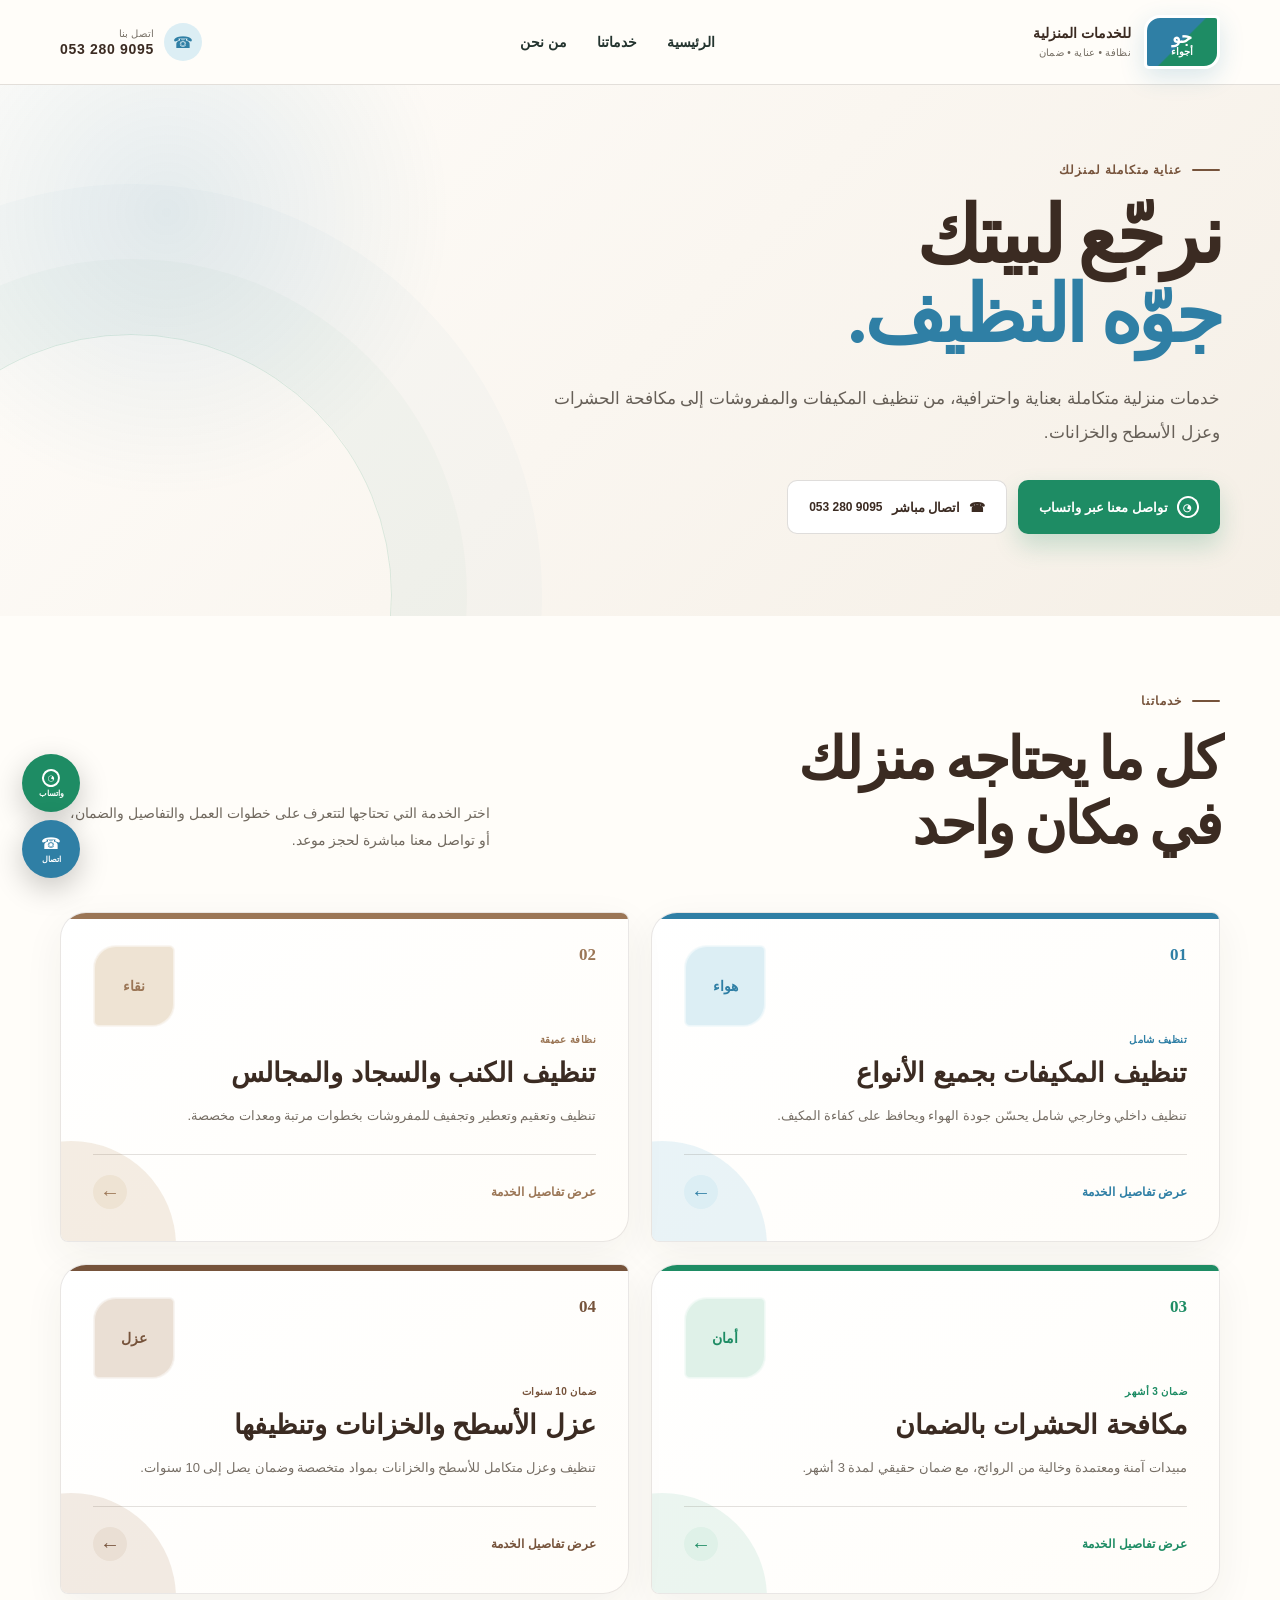
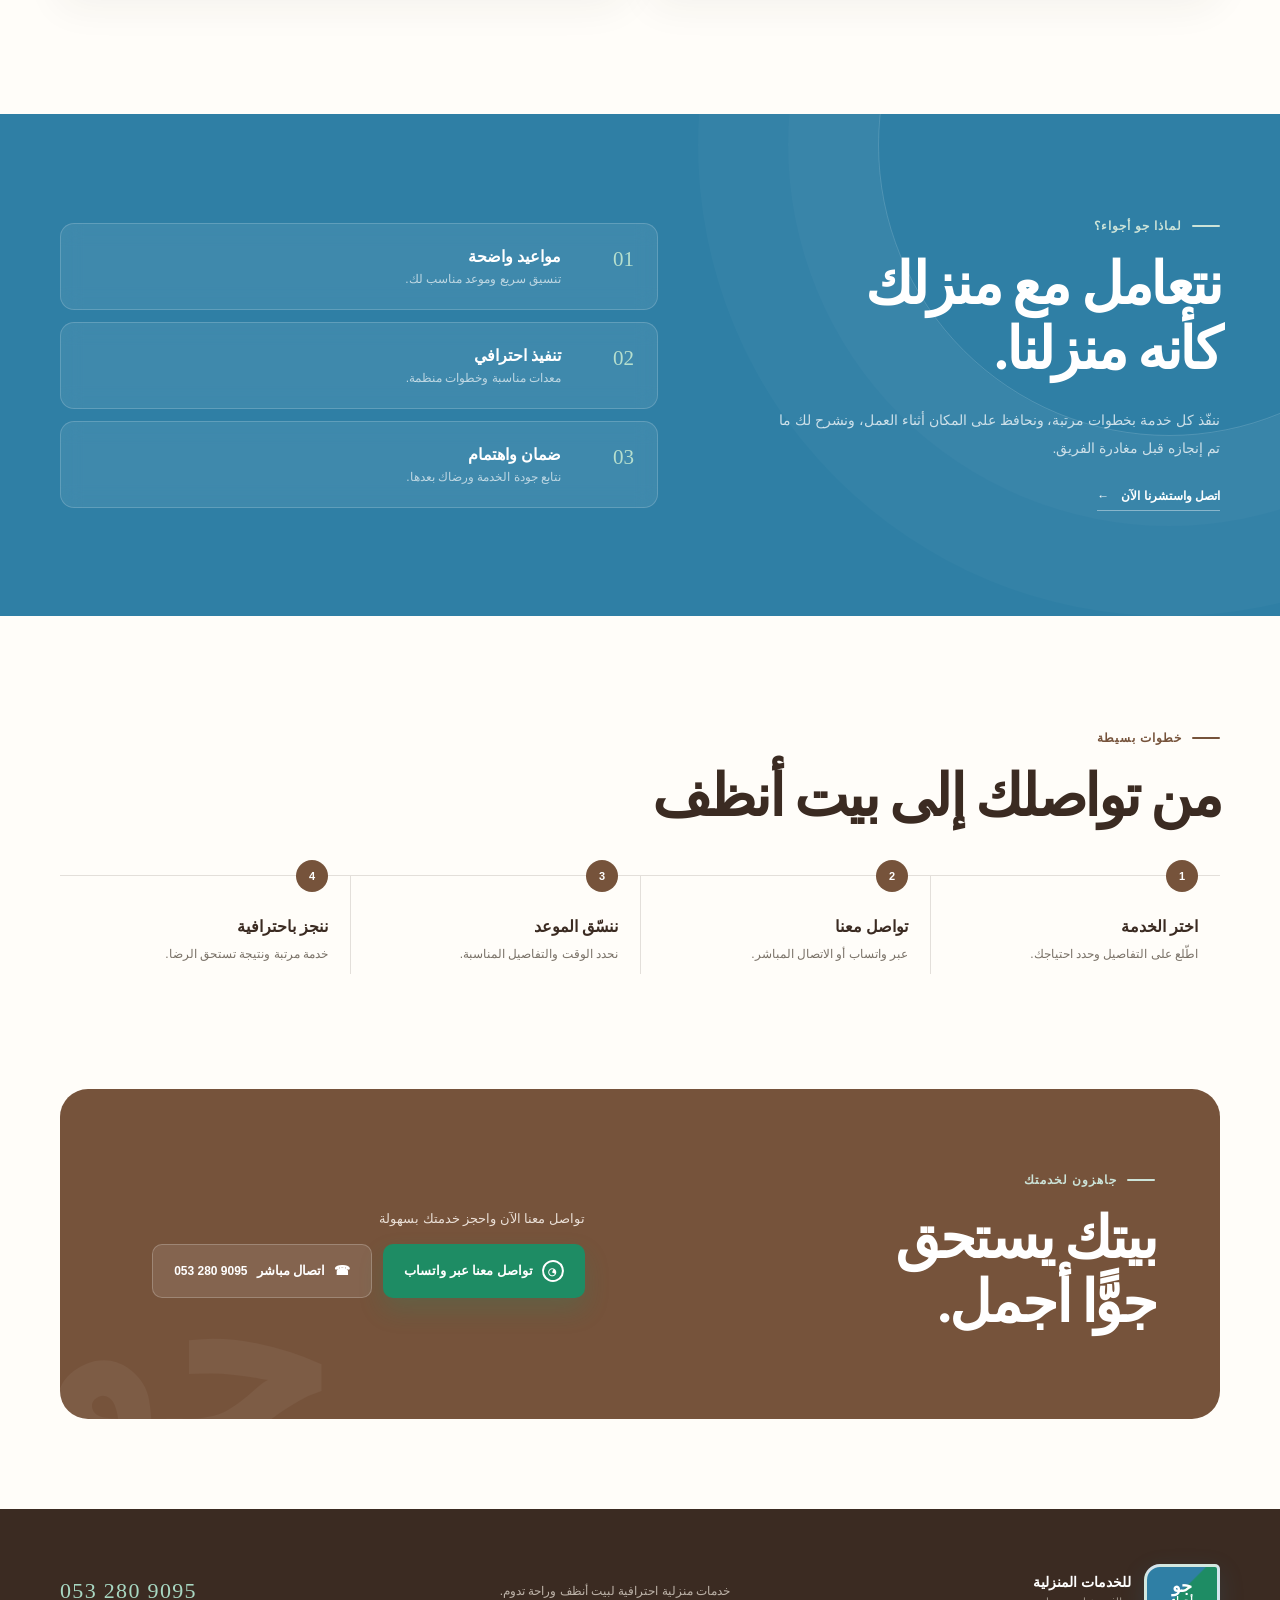
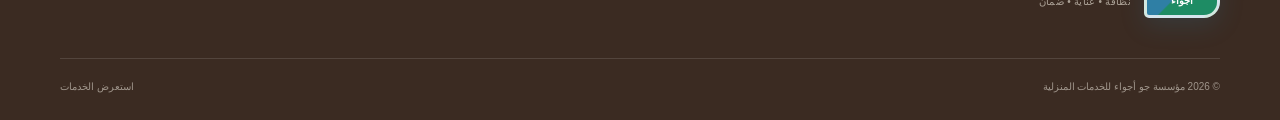
<file: index.html>
<!doctype html><html lang="ar" dir="rtl"><head><meta charset="utf-8"><meta name="viewport" content="width=device-width,initial-scale=1"><meta name="theme-color" content="#3b2b22"><title>مؤسسة جو أجواء للخدمات المنزلية</title><meta name="description" content="خدمات منزلية متكاملة بعناية واحترافية وضمان."><link rel="stylesheet" href="assets/style.css"></head><body><main><header class="site-header"><div class="shell header-inner"><a class="brand" href="index.html" aria-label="العودة إلى الرئيسية - مؤسسة جو أجواء"><span class="brand__mark"><b>جو</b><small>أجواء</small></span><span class="brand__text"><b>للخدمات المنزلية</b><small>نظافة • عناية • ضمان</small></span></a><nav aria-label="التنقل الرئيسي"><a href="index.html">الرئيسية</a><a href="index.html#services">خدماتنا</a><a href="index.html#about">من نحن</a></nav><a class="header-call" href="tel:0532809095"><span class="phone-icon" aria-hidden="true">☎</span><span><small>اتصل بنا</small><b dir="ltr">053 280 9095</b></span></a></div></header>
  <section class="hero" aria-labelledby="hero-title"><div class="hero__content shell"><div class="hero__copy"><p class="eyebrow"><span></span> عناية متكاملة لمنزلك</p><h1 id="hero-title">نرجّع لبيتك<br><em>جوّه النظيف.</em></h1><p class="hero__lead">خدمات منزلية متكاملة بعناية واحترافية، من تنظيف المكيفات والمفروشات إلى مكافحة الحشرات وعزل الأسطح والخزانات.</p><div class="contact-actions contact-actions--hero"><a class="button button--whatsapp" href="https://wa.me/966532809095?text=%D9%85%D8%B1%D8%AD%D8%A8%D8%A7%D8%8C%20%D8%A3%D8%B1%D8%BA%D8%A8%20%D9%81%D9%8A%20%D8%A7%D9%84%D8%A7%D8%B3%D8%AA%D9%81%D8%B3%D8%A7%D8%B1%20%D8%B9%D9%86%20%D8%AE%D8%AF%D9%85%D8%A7%D8%AA%D9%83%D9%85" target="_blank" rel="noreferrer"><span class="whatsapp-icon" aria-hidden="true">◔</span>تواصل معنا عبر واتساب</a><a class="button button--call" href="tel:0532809095"><span aria-hidden="true">☎</span>اتصال مباشر <b dir="ltr">053 280 9095</b></a></div></div></div></section>
  <section class="services-section shell" id="services"><div class="section-heading"><div><p class="eyebrow"><span></span> خدماتنا</p><h2>كل ما يحتاجه منزلك<br>في مكان واحد</h2></div><p>اختر الخدمة التي تحتاجها لتتعرف على خطوات العمل والتفاصيل والضمان، أو تواصل معنا مباشرة لحجز موعد.</p></div><div class="services-grid"><a class="service-card service-card--blue" href="services/ac-cleaning/index.html"><div class="service-card__top"><span class="service-card__number">01</span><span class="service-card__icon">هواء</span></div><div><span class="service-card__badge">تنظيف شامل</span><h3>تنظيف المكيفات بجميع الأنواع</h3><p>تنظيف داخلي وخارجي شامل يحسّن جودة الهواء ويحافظ على كفاءة المكيف.</p></div><span class="service-card__link">عرض تفاصيل الخدمة <b>←</b></span></a><a class="service-card service-card--sand" href="services/upholstery-cleaning/index.html"><div class="service-card__top"><span class="service-card__number">02</span><span class="service-card__icon">نقاء</span></div><div><span class="service-card__badge">نظافة عميقة</span><h3>تنظيف الكنب والسجاد والمجالس</h3><p>تنظيف وتعقيم وتعطير وتجفيف للمفروشات بخطوات مرتبة ومعدات مخصصة.</p></div><span class="service-card__link">عرض تفاصيل الخدمة <b>←</b></span></a><a class="service-card service-card--green" href="services/pest-control/index.html"><div class="service-card__top"><span class="service-card__number">03</span><span class="service-card__icon">أمان</span></div><div><span class="service-card__badge">ضمان 3 أشهر</span><h3>مكافحة الحشرات بالضمان</h3><p>مبيدات آمنة ومعتمدة وخالية من الروائح، مع ضمان حقيقي لمدة 3 أشهر.</p></div><span class="service-card__link">عرض تفاصيل الخدمة <b>←</b></span></a><a class="service-card service-card--brown" href="services/insulation/index.html"><div class="service-card__top"><span class="service-card__number">04</span><span class="service-card__icon">عزل</span></div><div><span class="service-card__badge">ضمان 10 سنوات</span><h3>عزل الأسطح والخزانات وتنظيفها</h3><p>تنظيف وعزل متكامل للأسطح والخزانات بمواد متخصصة وضمان يصل إلى 10 سنوات.</p></div><span class="service-card__link">عرض تفاصيل الخدمة <b>←</b></span></a></div></section>
  <section class="promise-section" id="about"><div class="shell promise-grid"><div class="promise-copy"><p class="eyebrow eyebrow--light"><span></span> لماذا جو أجواء؟</p><h2>نتعامل مع منزلك<br>كأنه منزلنا.</h2><p>ننفّذ كل خدمة بخطوات مرتبة، ونحافظ على المكان أثناء العمل، ونشرح لك ما تم إنجازه قبل مغادرة الفريق.</p><a class="text-link" href="tel:0532809095">اتصل واستشرنا الآن <b>←</b></a></div><div class="promise-points"><article><span>01</span><div><h3>مواعيد واضحة</h3><p>تنسيق سريع وموعد مناسب لك.</p></div></article><article><span>02</span><div><h3>تنفيذ احترافي</h3><p>معدات مناسبة وخطوات منظمة.</p></div></article><article><span>03</span><div><h3>ضمان واهتمام</h3><p>نتابع جودة الخدمة ورضاك بعدها.</p></div></article></div></div></section>
  <section class="process-section shell"><div class="section-heading section-heading--compact"><div><p class="eyebrow"><span></span> خطوات بسيطة</p><h2>من تواصلك إلى بيت أنظف</h2></div></div><div class="process-grid"><article><span>1</span><h3>اختر الخدمة</h3><p>اطّلع على التفاصيل وحدد احتياجك.</p></article><article><span>2</span><h3>تواصل معنا</h3><p>عبر واتساب أو الاتصال المباشر.</p></article><article><span>3</span><h3>ننسّق الموعد</h3><p>نحدد الوقت والتفاصيل المناسبة.</p></article><article><span>4</span><h3>ننجز باحترافية</h3><p>خدمة مرتبة ونتيجة تستحق الرضا.</p></article></div></section>
  <section class="final-cta shell"><div><p class="eyebrow eyebrow--light"><span></span> جاهزون لخدمتك</p><h2>بيتك يستحق<br>جوًّا أجمل.</h2></div><div class="final-cta__action"><p>تواصل معنا الآن واحجز خدمتك بسهولة</p><div class="contact-actions contact-actions--footer"><a class="button button--whatsapp" href="https://wa.me/966532809095?text=%D9%85%D8%B1%D8%AD%D8%A8%D8%A7%D8%8C%20%D8%A3%D8%B1%D8%BA%D8%A8%20%D9%81%D9%8A%20%D8%A7%D9%84%D8%A7%D8%B3%D8%AA%D9%81%D8%B3%D8%A7%D8%B1%20%D8%B9%D9%86%20%D8%AE%D8%AF%D9%85%D8%A7%D8%AA%D9%83%D9%85" target="_blank" rel="noreferrer"><span class="whatsapp-icon" aria-hidden="true">◔</span>تواصل معنا عبر واتساب</a><a class="button button--call" href="tel:0532809095"><span aria-hidden="true">☎</span>اتصال مباشر <b dir="ltr">053 280 9095</b></a></div></div></section><footer class="site-footer"><div class="shell footer-inner"><a class="brand" href="index.html" aria-label="العودة إلى الرئيسية - مؤسسة جو أجواء"><span class="brand__mark"><b>جو</b><small>أجواء</small></span><span class="brand__text"><b>للخدمات المنزلية</b><small>نظافة • عناية • ضمان</small></span></a><p>خدمات منزلية احترافية لبيت أنظف وراحة تدوم.</p><a class="footer-phone" href="tel:0532809095" dir="ltr">053 280 9095</a></div><div class="shell footer-bottom"><span>© 2026 مؤسسة جو أجواء للخدمات المنزلية</span><a href="index.html#services">استعرض الخدمات</a></div></footer><aside class="contact-dock" aria-label="تواصل سريع"><a href="https://wa.me/966532809095?text=%D9%85%D8%B1%D8%AD%D8%A8%D8%A7%D8%8C%20%D8%A3%D8%B1%D8%BA%D8%A8%20%D9%81%D9%8A%20%D8%A7%D9%84%D8%A7%D8%B3%D8%AA%D9%81%D8%B3%D8%A7%D8%B1%20%D8%B9%D9%86%20%D8%AE%D8%AF%D9%85%D8%A7%D8%AA%D9%83%D9%85" target="_blank" rel="noreferrer" aria-label="تواصل معنا عبر واتساب"><span class="whatsapp-icon" aria-hidden="true">◔</span><b>واتساب</b></a><a href="tel:0532809095" aria-label="اتصال مباشر على 053 280 9095"><span aria-hidden="true">☎</span><b>اتصال</b></a></aside></main></body></html>
</file>
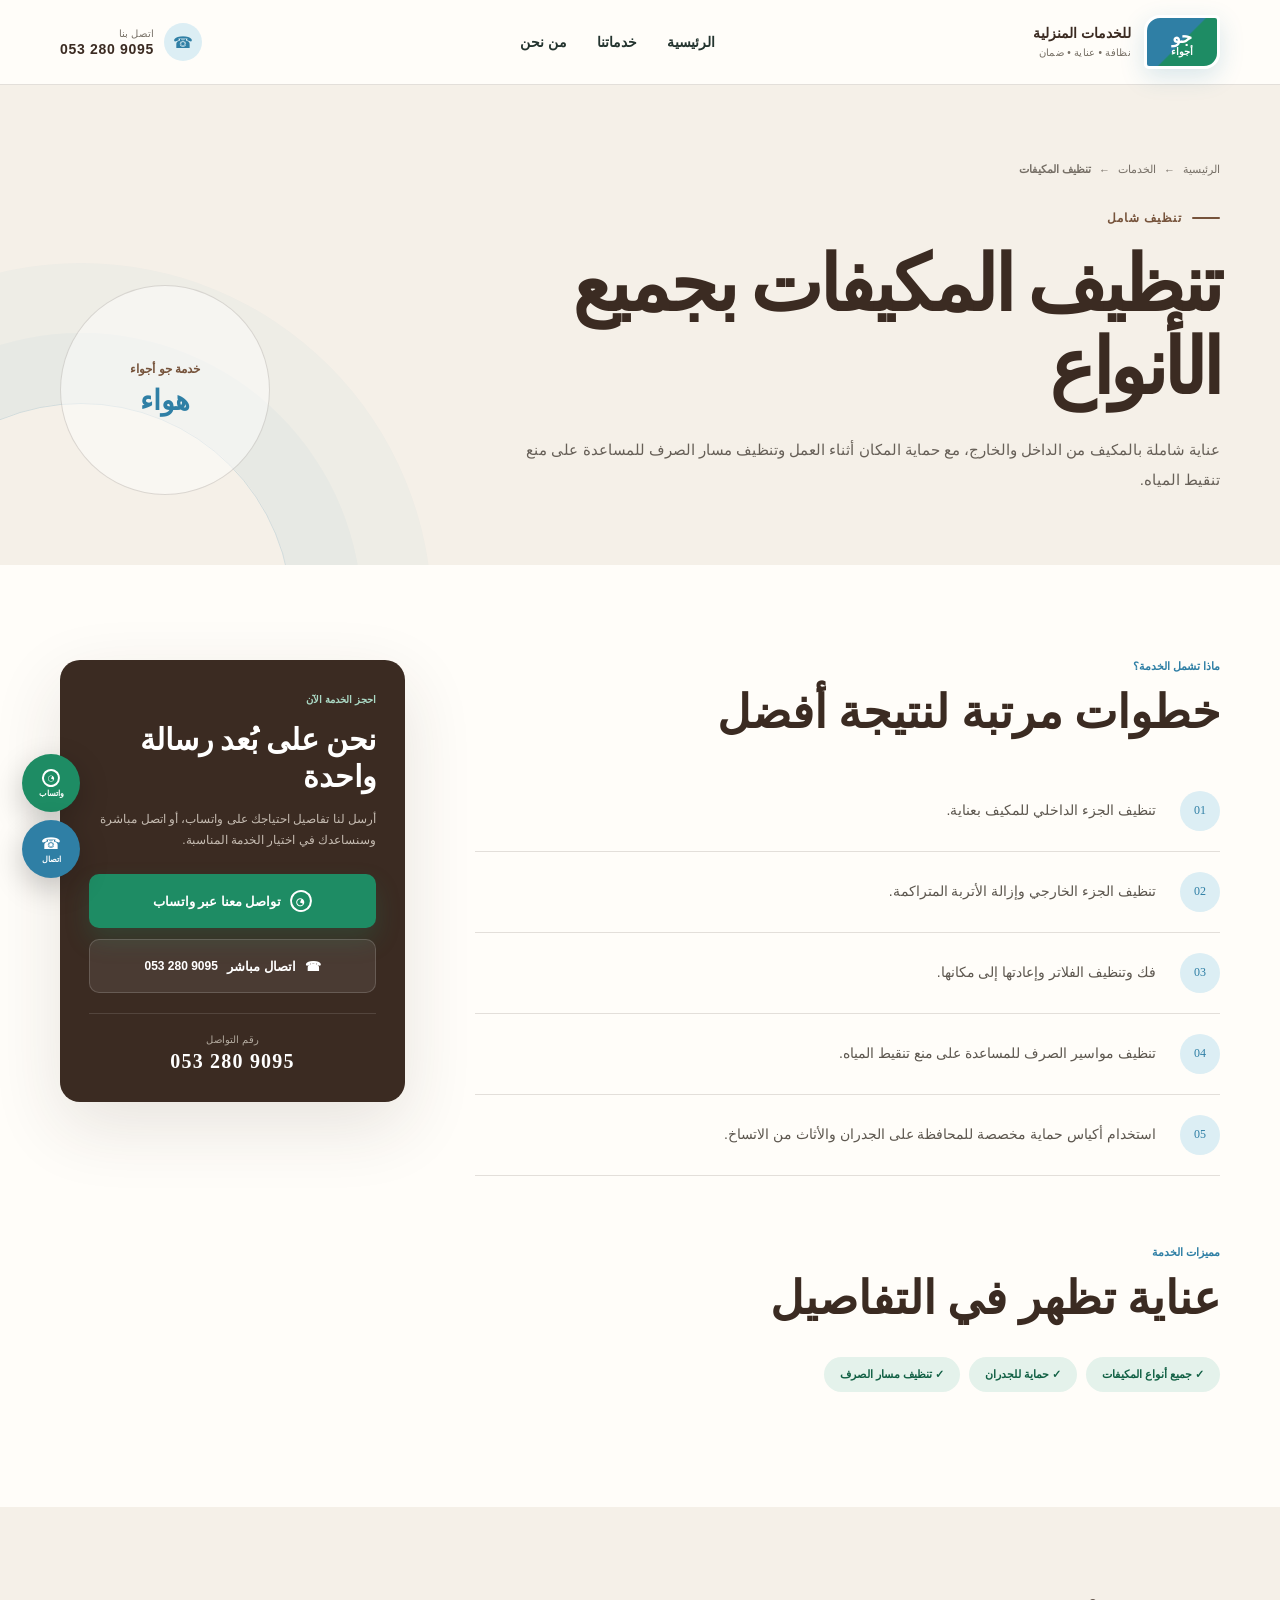
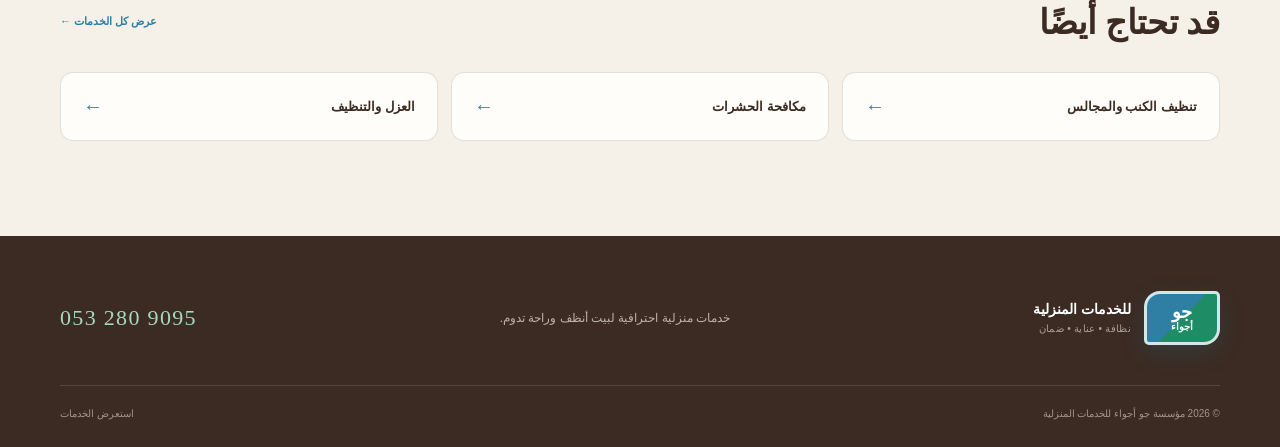
<file: services/ac-cleaning/index.html>
<!doctype html><html lang="ar" dir="rtl"><head><meta charset="utf-8"><meta name="viewport" content="width=device-width,initial-scale=1"><meta name="theme-color" content="#3b2b22"><title>تنظيف المكيفات | جو أجواء</title><meta name="description" content="عناية شاملة بالمكيف من الداخل والخارج، مع حماية المكان أثناء العمل وتنظيف مسار الصرف للمساعدة على منع تنقيط المياه."><link rel="stylesheet" href="../../assets/style.css"></head><body><main><header class="site-header"><div class="shell header-inner"><a class="brand" href="../../index.html" aria-label="العودة إلى الرئيسية - مؤسسة جو أجواء"><span class="brand__mark"><b>جو</b><small>أجواء</small></span><span class="brand__text"><b>للخدمات المنزلية</b><small>نظافة • عناية • ضمان</small></span></a><nav aria-label="التنقل الرئيسي"><a href="../../index.html">الرئيسية</a><a href="../../index.html#services">خدماتنا</a><a href="../../index.html#about">من نحن</a></nav><a class="header-call" href="tel:0532809095"><span class="phone-icon" aria-hidden="true">☎</span><span><small>اتصل بنا</small><b dir="ltr">053 280 9095</b></span></a></div></header><section class="detail-hero"><div class="shell"><div class="breadcrumbs"><a href="../../index.html">الرئيسية</a><span>←</span><a href="../../index.html#services">الخدمات</a><span>←</span><b>تنظيف المكيفات</b></div><div class="detail-hero__grid"><div><p class="eyebrow"><span></span> تنظيف شامل</p><h1>تنظيف المكيفات بجميع الأنواع</h1><p class="detail-hero__intro">عناية شاملة بالمكيف من الداخل والخارج، مع حماية المكان أثناء العمل وتنظيف مسار الصرف للمساعدة على منع تنقيط المياه.</p></div><div class="detail-stamp"><span>خدمة جو أجواء</span><strong>هواء</strong></div></div></div></section><div class="detail-body shell"><div class="detail-content"><section><p class="detail-kicker">ماذا تشمل الخدمة؟</p><h2>خطوات مرتبة لنتيجة أفضل</h2><ol class="steps-list"><li>تنظيف الجزء الداخلي للمكيف بعناية.</li><li>تنظيف الجزء الخارجي وإزالة الأتربة المتراكمة.</li><li>فك وتنظيف الفلاتر وإعادتها إلى مكانها.</li><li>تنظيف مواسير الصرف للمساعدة على منع تنقيط المياه.</li><li>استخدام أكياس حماية مخصصة للمحافظة على الجدران والأثاث من الاتساخ.</li></ol></section><section><p class="detail-kicker">مميزات الخدمة</p><h2>عناية تظهر في التفاصيل</h2><div class="feature-pills"><span>✓ جميع أنواع المكيفات</span><span>✓ حماية للجدران</span><span>✓ تنظيف مسار الصرف</span></div></section></div><aside class="detail-sidebar"><span>احجز الخدمة الآن</span><h2>نحن على بُعد رسالة واحدة</h2><p>أرسل لنا تفاصيل احتياجك على واتساب، أو اتصل مباشرة وسنساعدك في اختيار الخدمة المناسبة.</p><div class="contact-actions contact-actions--detail"><a class="button button--whatsapp" href="https://wa.me/966532809095?text=%D9%85%D8%B1%D8%AD%D8%A8%D8%A7%D8%8C%20%D8%A3%D8%B1%D8%BA%D8%A8%20%D9%81%D9%8A%20%D8%A7%D9%84%D8%A7%D8%B3%D8%AA%D9%81%D8%B3%D8%A7%D8%B1%20%D8%B9%D9%86%20%D8%AE%D8%AF%D9%85%D8%A7%D8%AA%D9%83%D9%85" target="_blank" rel="noreferrer"><span class="whatsapp-icon" aria-hidden="true">◔</span>تواصل معنا عبر واتساب</a><a class="button button--call" href="tel:0532809095"><span aria-hidden="true">☎</span>اتصال مباشر <b dir="ltr">053 280 9095</b></a></div><a class="sidebar-phone" href="tel:0532809095">رقم التواصل<b dir="ltr">053 280 9095</b></a></aside></div><section class="more-services"><div class="shell"><div class="more-services__head"><h2>قد تحتاج أيضًا</h2><a href="../../index.html#services">عرض كل الخدمات ←</a></div><div class="more-services__grid"><a class="more-service" href="../upholstery-cleaning/index.html"><strong>تنظيف الكنب والمجالس</strong><span>←</span></a><a class="more-service" href="../pest-control/index.html"><strong>مكافحة الحشرات</strong><span>←</span></a><a class="more-service" href="../insulation/index.html"><strong>العزل والتنظيف</strong><span>←</span></a></div></div></section><footer class="site-footer"><div class="shell footer-inner"><a class="brand" href="../../index.html" aria-label="العودة إلى الرئيسية - مؤسسة جو أجواء"><span class="brand__mark"><b>جو</b><small>أجواء</small></span><span class="brand__text"><b>للخدمات المنزلية</b><small>نظافة • عناية • ضمان</small></span></a><p>خدمات منزلية احترافية لبيت أنظف وراحة تدوم.</p><a class="footer-phone" href="tel:0532809095" dir="ltr">053 280 9095</a></div><div class="shell footer-bottom"><span>© 2026 مؤسسة جو أجواء للخدمات المنزلية</span><a href="../../index.html#services">استعرض الخدمات</a></div></footer><aside class="contact-dock" aria-label="تواصل سريع"><a href="https://wa.me/966532809095?text=%D9%85%D8%B1%D8%AD%D8%A8%D8%A7%D8%8C%20%D8%A3%D8%B1%D8%BA%D8%A8%20%D9%81%D9%8A%20%D8%A7%D9%84%D8%A7%D8%B3%D8%AA%D9%81%D8%B3%D8%A7%D8%B1%20%D8%B9%D9%86%20%D8%AE%D8%AF%D9%85%D8%A7%D8%AA%D9%83%D9%85" target="_blank" rel="noreferrer" aria-label="تواصل معنا عبر واتساب"><span class="whatsapp-icon" aria-hidden="true">◔</span><b>واتساب</b></a><a href="tel:0532809095" aria-label="اتصال مباشر على 053 280 9095"><span aria-hidden="true">☎</span><b>اتصال</b></a></aside></main></body></html>
</file>
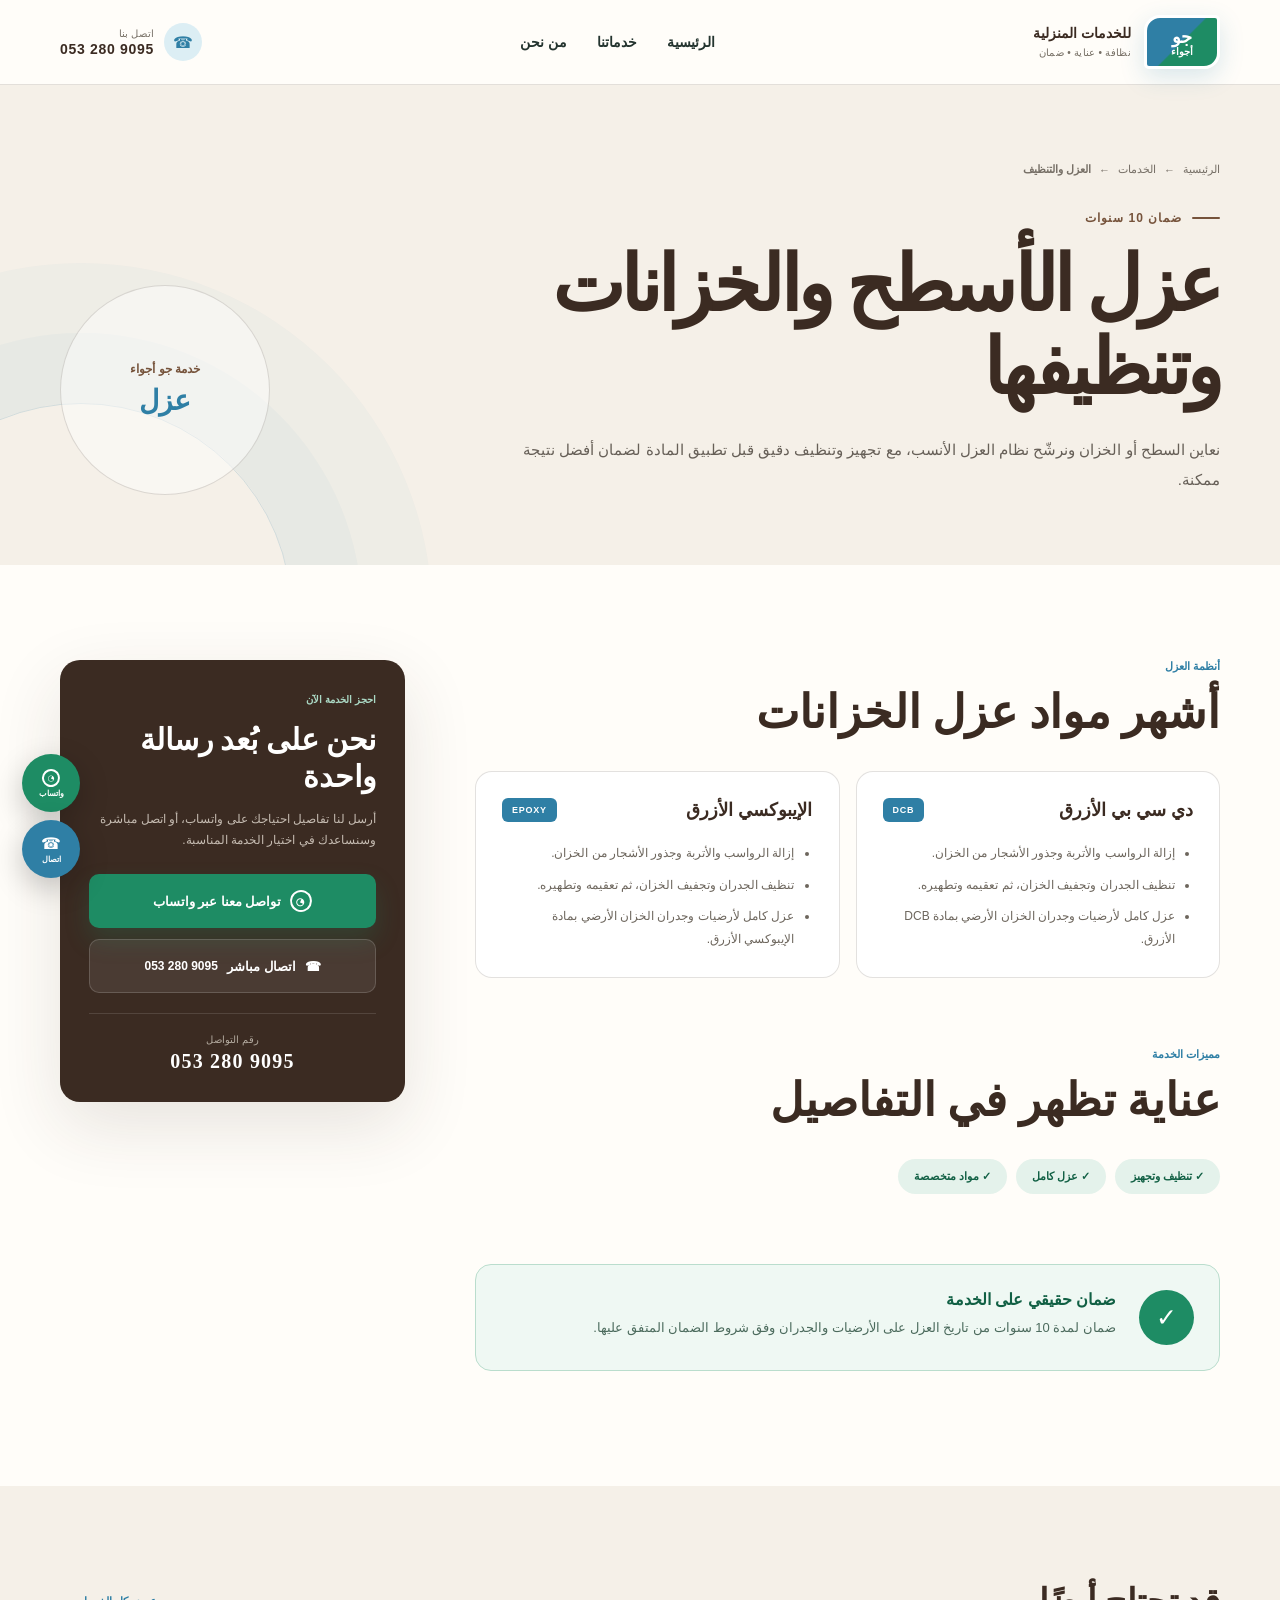
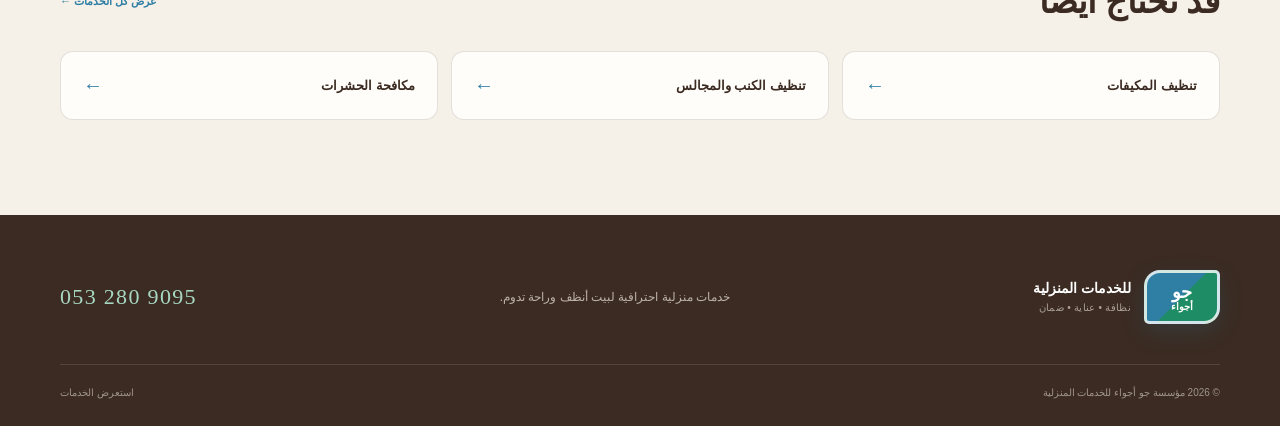
<file: services/insulation/index.html>
<!doctype html><html lang="ar" dir="rtl"><head><meta charset="utf-8"><meta name="viewport" content="width=device-width,initial-scale=1"><meta name="theme-color" content="#3b2b22"><title>العزل والتنظيف | جو أجواء</title><meta name="description" content="نعاين السطح أو الخزان ونرشّح نظام العزل الأنسب، مع تجهيز وتنظيف دقيق قبل تطبيق المادة لضمان أفضل نتيجة ممكنة."><link rel="stylesheet" href="../../assets/style.css"></head><body><main><header class="site-header"><div class="shell header-inner"><a class="brand" href="../../index.html" aria-label="العودة إلى الرئيسية - مؤسسة جو أجواء"><span class="brand__mark"><b>جو</b><small>أجواء</small></span><span class="brand__text"><b>للخدمات المنزلية</b><small>نظافة • عناية • ضمان</small></span></a><nav aria-label="التنقل الرئيسي"><a href="../../index.html">الرئيسية</a><a href="../../index.html#services">خدماتنا</a><a href="../../index.html#about">من نحن</a></nav><a class="header-call" href="tel:0532809095"><span class="phone-icon" aria-hidden="true">☎</span><span><small>اتصل بنا</small><b dir="ltr">053 280 9095</b></span></a></div></header><section class="detail-hero"><div class="shell"><div class="breadcrumbs"><a href="../../index.html">الرئيسية</a><span>←</span><a href="../../index.html#services">الخدمات</a><span>←</span><b>العزل والتنظيف</b></div><div class="detail-hero__grid"><div><p class="eyebrow"><span></span> ضمان 10 سنوات</p><h1>عزل الأسطح والخزانات وتنظيفها</h1><p class="detail-hero__intro">نعاين السطح أو الخزان ونرشّح نظام العزل الأنسب، مع تجهيز وتنظيف دقيق قبل تطبيق المادة لضمان أفضل نتيجة ممكنة.</p></div><div class="detail-stamp"><span>خدمة جو أجواء</span><strong>عزل</strong></div></div></div></section><div class="detail-body shell"><div class="detail-content"><section><p class="detail-kicker">أنظمة العزل</p><h2>أشهر مواد عزل الخزانات</h2><div class="materials-grid"><article class="material-card"><div class="material-card__head"><h3>دي سي بي الأزرق</h3><span>DCB</span></div><ul><li>إزالة الرواسب والأتربة وجذور الأشجار من الخزان.</li><li>تنظيف الجدران وتجفيف الخزان، ثم تعقيمه وتطهيره.</li><li>عزل كامل لأرضيات وجدران الخزان الأرضي بمادة DCB الأزرق.</li></ul></article><article class="material-card"><div class="material-card__head"><h3>الإيبوكسي الأزرق</h3><span>EPOXY</span></div><ul><li>إزالة الرواسب والأتربة وجذور الأشجار من الخزان.</li><li>تنظيف الجدران وتجفيف الخزان، ثم تعقيمه وتطهيره.</li><li>عزل كامل لأرضيات وجدران الخزان الأرضي بمادة الإيبوكسي الأزرق.</li></ul></article></div></section><section><p class="detail-kicker">مميزات الخدمة</p><h2>عناية تظهر في التفاصيل</h2><div class="feature-pills"><span>✓ تنظيف وتجهيز</span><span>✓ عزل كامل</span><span>✓ مواد متخصصة</span></div></section><section class="guarantee-box"><span aria-hidden="true">✓</span><div><h3>ضمان حقيقي على الخدمة</h3><p>ضمان لمدة 10 سنوات من تاريخ العزل على الأرضيات والجدران وفق شروط الضمان المتفق عليها.</p></div></section></div><aside class="detail-sidebar"><span>احجز الخدمة الآن</span><h2>نحن على بُعد رسالة واحدة</h2><p>أرسل لنا تفاصيل احتياجك على واتساب، أو اتصل مباشرة وسنساعدك في اختيار الخدمة المناسبة.</p><div class="contact-actions contact-actions--detail"><a class="button button--whatsapp" href="https://wa.me/966532809095?text=%D9%85%D8%B1%D8%AD%D8%A8%D8%A7%D8%8C%20%D8%A3%D8%B1%D8%BA%D8%A8%20%D9%81%D9%8A%20%D8%A7%D9%84%D8%A7%D8%B3%D8%AA%D9%81%D8%B3%D8%A7%D8%B1%20%D8%B9%D9%86%20%D8%AE%D8%AF%D9%85%D8%A7%D8%AA%D9%83%D9%85" target="_blank" rel="noreferrer"><span class="whatsapp-icon" aria-hidden="true">◔</span>تواصل معنا عبر واتساب</a><a class="button button--call" href="tel:0532809095"><span aria-hidden="true">☎</span>اتصال مباشر <b dir="ltr">053 280 9095</b></a></div><a class="sidebar-phone" href="tel:0532809095">رقم التواصل<b dir="ltr">053 280 9095</b></a></aside></div><section class="more-services"><div class="shell"><div class="more-services__head"><h2>قد تحتاج أيضًا</h2><a href="../../index.html#services">عرض كل الخدمات ←</a></div><div class="more-services__grid"><a class="more-service" href="../ac-cleaning/index.html"><strong>تنظيف المكيفات</strong><span>←</span></a><a class="more-service" href="../upholstery-cleaning/index.html"><strong>تنظيف الكنب والمجالس</strong><span>←</span></a><a class="more-service" href="../pest-control/index.html"><strong>مكافحة الحشرات</strong><span>←</span></a></div></div></section><footer class="site-footer"><div class="shell footer-inner"><a class="brand" href="../../index.html" aria-label="العودة إلى الرئيسية - مؤسسة جو أجواء"><span class="brand__mark"><b>جو</b><small>أجواء</small></span><span class="brand__text"><b>للخدمات المنزلية</b><small>نظافة • عناية • ضمان</small></span></a><p>خدمات منزلية احترافية لبيت أنظف وراحة تدوم.</p><a class="footer-phone" href="tel:0532809095" dir="ltr">053 280 9095</a></div><div class="shell footer-bottom"><span>© 2026 مؤسسة جو أجواء للخدمات المنزلية</span><a href="../../index.html#services">استعرض الخدمات</a></div></footer><aside class="contact-dock" aria-label="تواصل سريع"><a href="https://wa.me/966532809095?text=%D9%85%D8%B1%D8%AD%D8%A8%D8%A7%D8%8C%20%D8%A3%D8%B1%D8%BA%D8%A8%20%D9%81%D9%8A%20%D8%A7%D9%84%D8%A7%D8%B3%D8%AA%D9%81%D8%B3%D8%A7%D8%B1%20%D8%B9%D9%86%20%D8%AE%D8%AF%D9%85%D8%A7%D8%AA%D9%83%D9%85" target="_blank" rel="noreferrer" aria-label="تواصل معنا عبر واتساب"><span class="whatsapp-icon" aria-hidden="true">◔</span><b>واتساب</b></a><a href="tel:0532809095" aria-label="اتصال مباشر على 053 280 9095"><span aria-hidden="true">☎</span><b>اتصال</b></a></aside></main></body></html>
</file>
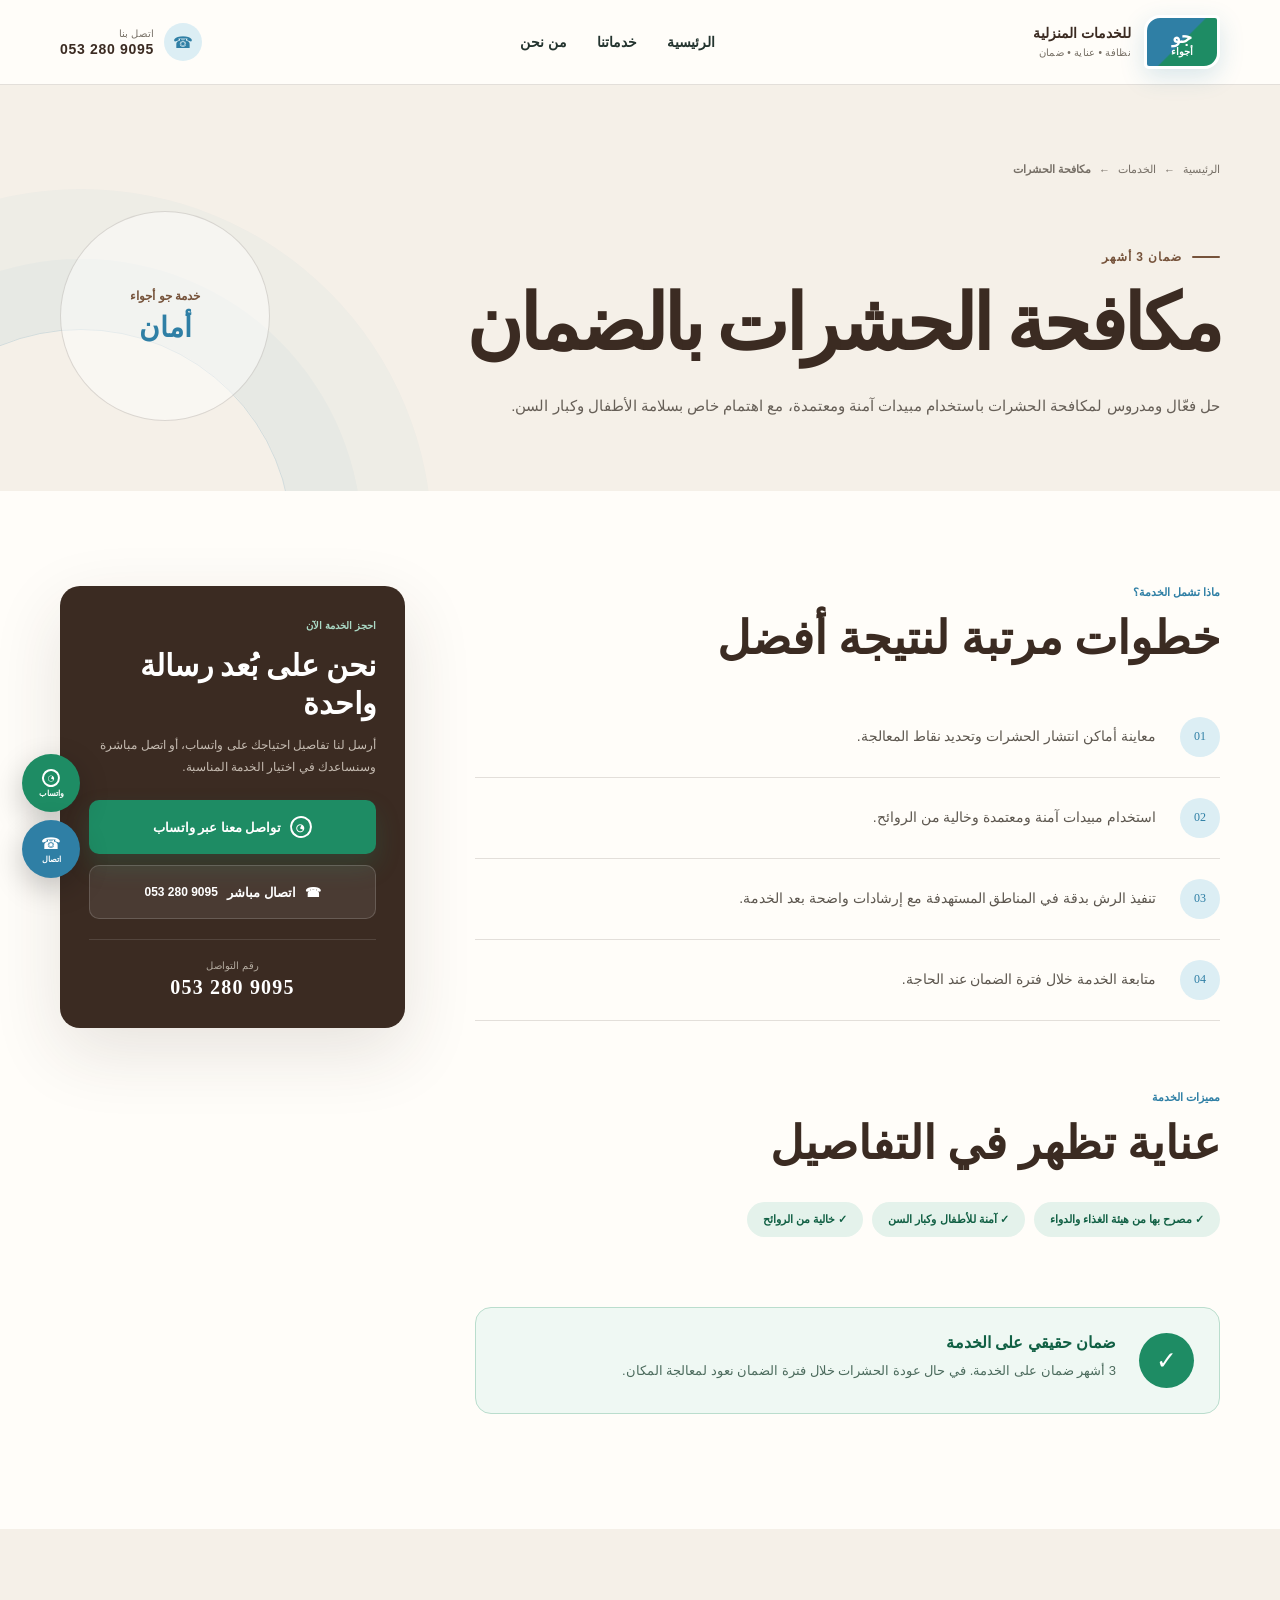
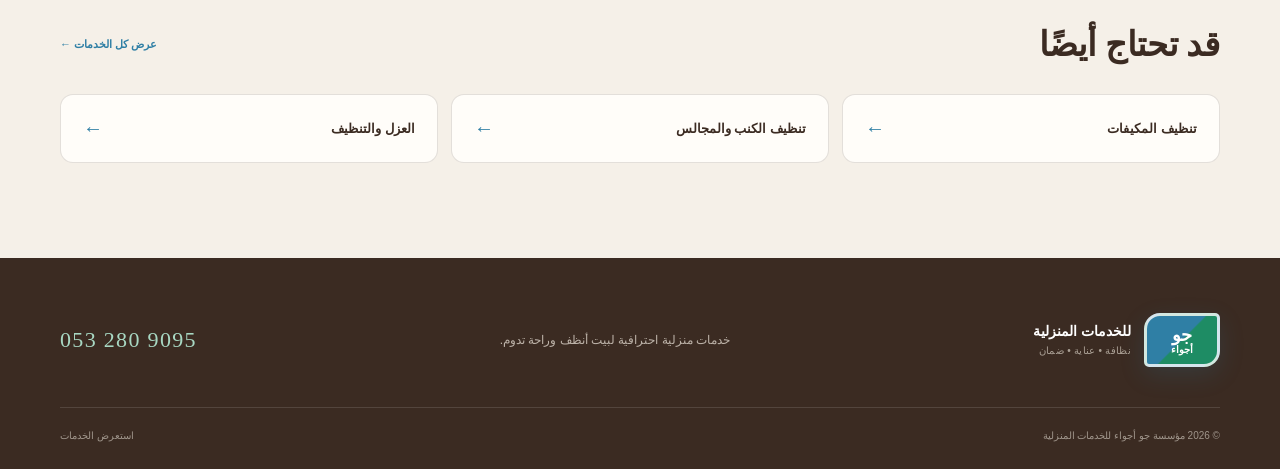
<file: services/pest-control/index.html>
<!doctype html><html lang="ar" dir="rtl"><head><meta charset="utf-8"><meta name="viewport" content="width=device-width,initial-scale=1"><meta name="theme-color" content="#3b2b22"><title>مكافحة الحشرات | جو أجواء</title><meta name="description" content="حل فعّال ومدروس لمكافحة الحشرات باستخدام مبيدات آمنة ومعتمدة، مع اهتمام خاص بسلامة الأطفال وكبار السن."><link rel="stylesheet" href="../../assets/style.css"></head><body><main><header class="site-header"><div class="shell header-inner"><a class="brand" href="../../index.html" aria-label="العودة إلى الرئيسية - مؤسسة جو أجواء"><span class="brand__mark"><b>جو</b><small>أجواء</small></span><span class="brand__text"><b>للخدمات المنزلية</b><small>نظافة • عناية • ضمان</small></span></a><nav aria-label="التنقل الرئيسي"><a href="../../index.html">الرئيسية</a><a href="../../index.html#services">خدماتنا</a><a href="../../index.html#about">من نحن</a></nav><a class="header-call" href="tel:0532809095"><span class="phone-icon" aria-hidden="true">☎</span><span><small>اتصل بنا</small><b dir="ltr">053 280 9095</b></span></a></div></header><section class="detail-hero"><div class="shell"><div class="breadcrumbs"><a href="../../index.html">الرئيسية</a><span>←</span><a href="../../index.html#services">الخدمات</a><span>←</span><b>مكافحة الحشرات</b></div><div class="detail-hero__grid"><div><p class="eyebrow"><span></span> ضمان 3 أشهر</p><h1>مكافحة الحشرات بالضمان</h1><p class="detail-hero__intro">حل فعّال ومدروس لمكافحة الحشرات باستخدام مبيدات آمنة ومعتمدة، مع اهتمام خاص بسلامة الأطفال وكبار السن.</p></div><div class="detail-stamp"><span>خدمة جو أجواء</span><strong>أمان</strong></div></div></div></section><div class="detail-body shell"><div class="detail-content"><section><p class="detail-kicker">ماذا تشمل الخدمة؟</p><h2>خطوات مرتبة لنتيجة أفضل</h2><ol class="steps-list"><li>معاينة أماكن انتشار الحشرات وتحديد نقاط المعالجة.</li><li>استخدام مبيدات آمنة ومعتمدة وخالية من الروائح.</li><li>تنفيذ الرش بدقة في المناطق المستهدفة مع إرشادات واضحة بعد الخدمة.</li><li>متابعة الخدمة خلال فترة الضمان عند الحاجة.</li></ol></section><section><p class="detail-kicker">مميزات الخدمة</p><h2>عناية تظهر في التفاصيل</h2><div class="feature-pills"><span>✓ مصرح بها من هيئة الغذاء والدواء</span><span>✓ آمنة للأطفال وكبار السن</span><span>✓ خالية من الروائح</span></div></section><section class="guarantee-box"><span aria-hidden="true">✓</span><div><h3>ضمان حقيقي على الخدمة</h3><p>3 أشهر ضمان على الخدمة. في حال عودة الحشرات خلال فترة الضمان نعود لمعالجة المكان.</p></div></section></div><aside class="detail-sidebar"><span>احجز الخدمة الآن</span><h2>نحن على بُعد رسالة واحدة</h2><p>أرسل لنا تفاصيل احتياجك على واتساب، أو اتصل مباشرة وسنساعدك في اختيار الخدمة المناسبة.</p><div class="contact-actions contact-actions--detail"><a class="button button--whatsapp" href="https://wa.me/966532809095?text=%D9%85%D8%B1%D8%AD%D8%A8%D8%A7%D8%8C%20%D8%A3%D8%B1%D8%BA%D8%A8%20%D9%81%D9%8A%20%D8%A7%D9%84%D8%A7%D8%B3%D8%AA%D9%81%D8%B3%D8%A7%D8%B1%20%D8%B9%D9%86%20%D8%AE%D8%AF%D9%85%D8%A7%D8%AA%D9%83%D9%85" target="_blank" rel="noreferrer"><span class="whatsapp-icon" aria-hidden="true">◔</span>تواصل معنا عبر واتساب</a><a class="button button--call" href="tel:0532809095"><span aria-hidden="true">☎</span>اتصال مباشر <b dir="ltr">053 280 9095</b></a></div><a class="sidebar-phone" href="tel:0532809095">رقم التواصل<b dir="ltr">053 280 9095</b></a></aside></div><section class="more-services"><div class="shell"><div class="more-services__head"><h2>قد تحتاج أيضًا</h2><a href="../../index.html#services">عرض كل الخدمات ←</a></div><div class="more-services__grid"><a class="more-service" href="../ac-cleaning/index.html"><strong>تنظيف المكيفات</strong><span>←</span></a><a class="more-service" href="../upholstery-cleaning/index.html"><strong>تنظيف الكنب والمجالس</strong><span>←</span></a><a class="more-service" href="../insulation/index.html"><strong>العزل والتنظيف</strong><span>←</span></a></div></div></section><footer class="site-footer"><div class="shell footer-inner"><a class="brand" href="../../index.html" aria-label="العودة إلى الرئيسية - مؤسسة جو أجواء"><span class="brand__mark"><b>جو</b><small>أجواء</small></span><span class="brand__text"><b>للخدمات المنزلية</b><small>نظافة • عناية • ضمان</small></span></a><p>خدمات منزلية احترافية لبيت أنظف وراحة تدوم.</p><a class="footer-phone" href="tel:0532809095" dir="ltr">053 280 9095</a></div><div class="shell footer-bottom"><span>© 2026 مؤسسة جو أجواء للخدمات المنزلية</span><a href="../../index.html#services">استعرض الخدمات</a></div></footer><aside class="contact-dock" aria-label="تواصل سريع"><a href="https://wa.me/966532809095?text=%D9%85%D8%B1%D8%AD%D8%A8%D8%A7%D8%8C%20%D8%A3%D8%B1%D8%BA%D8%A8%20%D9%81%D9%8A%20%D8%A7%D9%84%D8%A7%D8%B3%D8%AA%D9%81%D8%B3%D8%A7%D8%B1%20%D8%B9%D9%86%20%D8%AE%D8%AF%D9%85%D8%A7%D8%AA%D9%83%D9%85" target="_blank" rel="noreferrer" aria-label="تواصل معنا عبر واتساب"><span class="whatsapp-icon" aria-hidden="true">◔</span><b>واتساب</b></a><a href="tel:0532809095" aria-label="اتصال مباشر على 053 280 9095"><span aria-hidden="true">☎</span><b>اتصال</b></a></aside></main></body></html>
</file>
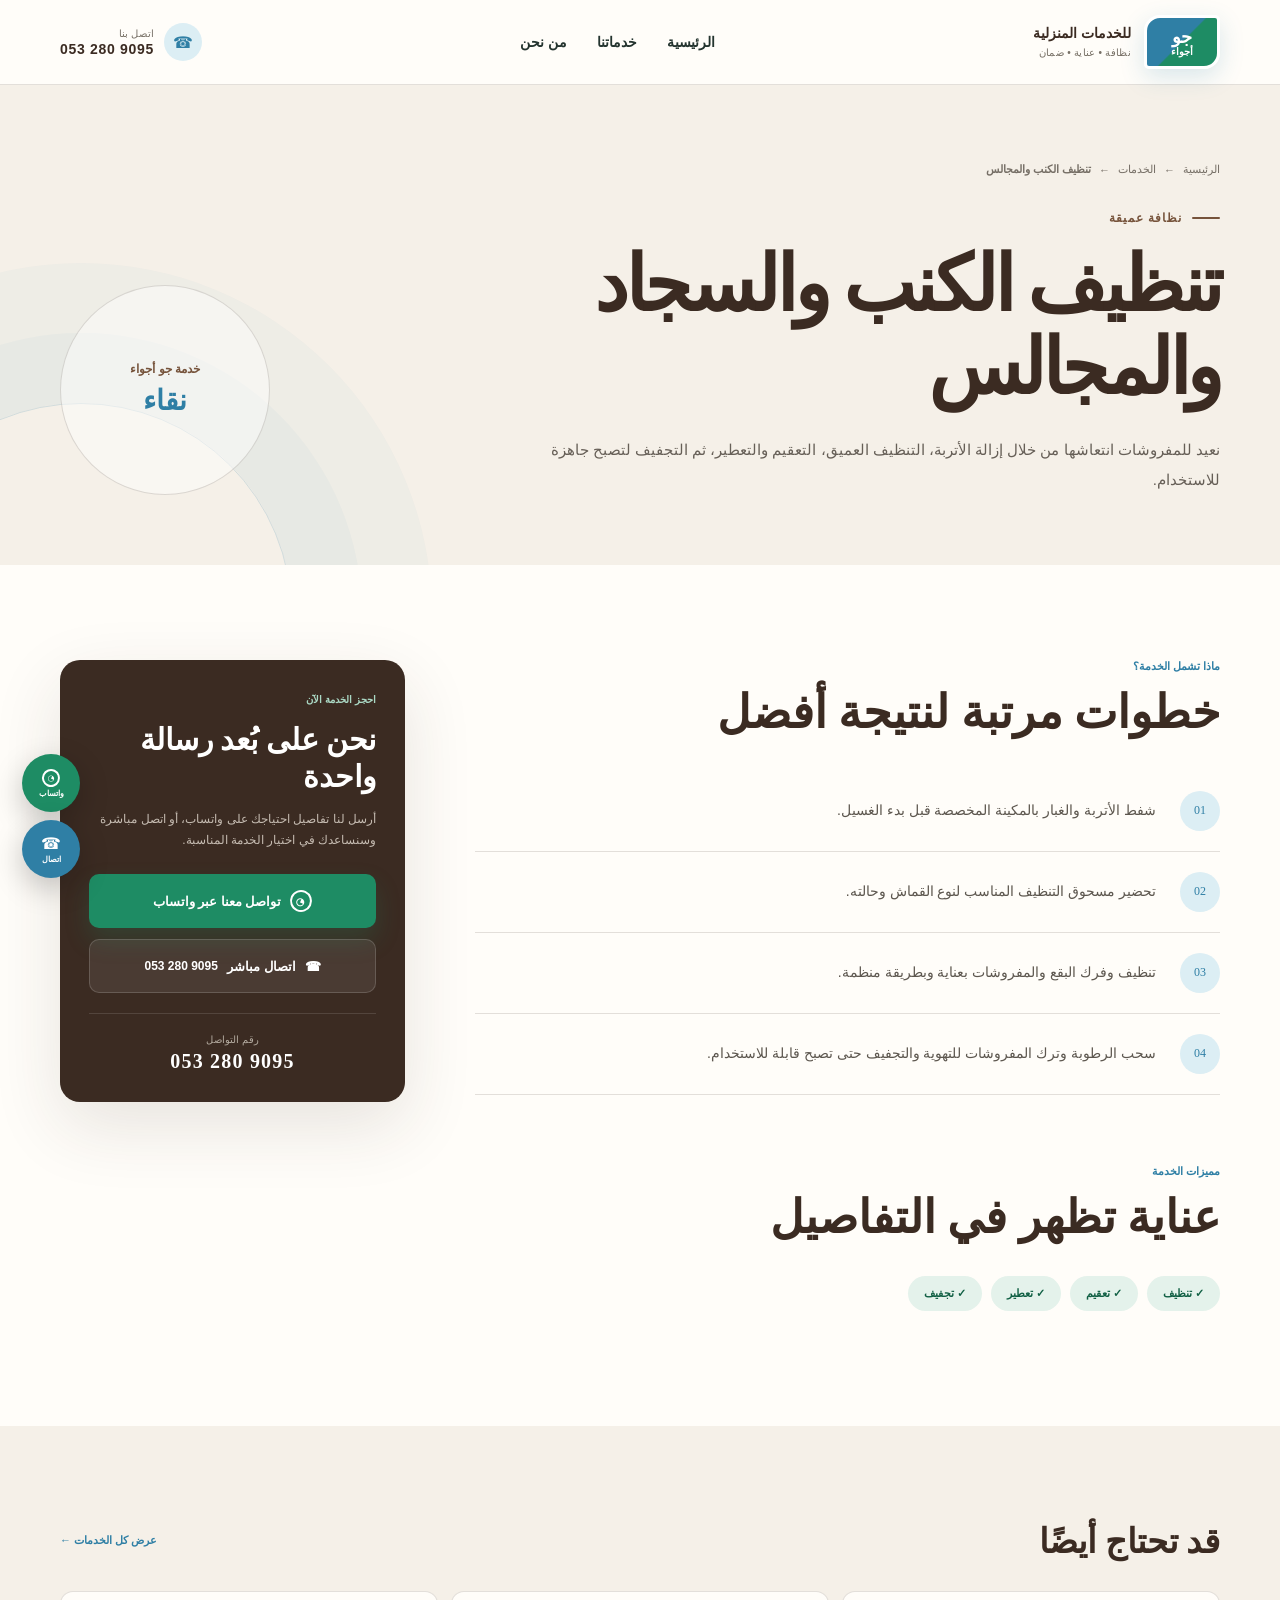
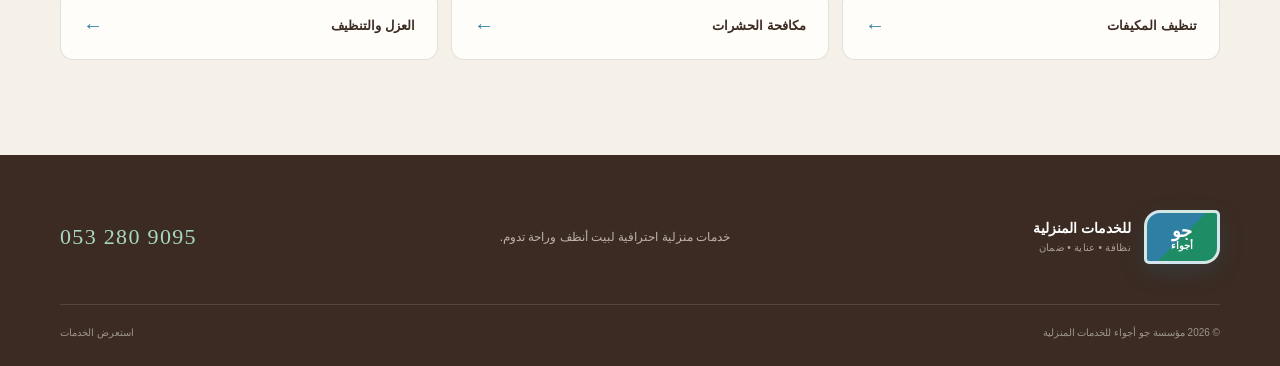
<file: services/upholstery-cleaning/index.html>
<!doctype html><html lang="ar" dir="rtl"><head><meta charset="utf-8"><meta name="viewport" content="width=device-width,initial-scale=1"><meta name="theme-color" content="#3b2b22"><title>تنظيف الكنب والمجالس | جو أجواء</title><meta name="description" content="نعيد للمفروشات انتعاشها من خلال إزالة الأتربة، التنظيف العميق، التعقيم والتعطير، ثم التجفيف لتصبح جاهزة للاستخدام."><link rel="stylesheet" href="../../assets/style.css"></head><body><main><header class="site-header"><div class="shell header-inner"><a class="brand" href="../../index.html" aria-label="العودة إلى الرئيسية - مؤسسة جو أجواء"><span class="brand__mark"><b>جو</b><small>أجواء</small></span><span class="brand__text"><b>للخدمات المنزلية</b><small>نظافة • عناية • ضمان</small></span></a><nav aria-label="التنقل الرئيسي"><a href="../../index.html">الرئيسية</a><a href="../../index.html#services">خدماتنا</a><a href="../../index.html#about">من نحن</a></nav><a class="header-call" href="tel:0532809095"><span class="phone-icon" aria-hidden="true">☎</span><span><small>اتصل بنا</small><b dir="ltr">053 280 9095</b></span></a></div></header><section class="detail-hero"><div class="shell"><div class="breadcrumbs"><a href="../../index.html">الرئيسية</a><span>←</span><a href="../../index.html#services">الخدمات</a><span>←</span><b>تنظيف الكنب والمجالس</b></div><div class="detail-hero__grid"><div><p class="eyebrow"><span></span> نظافة عميقة</p><h1>تنظيف الكنب والسجاد والمجالس</h1><p class="detail-hero__intro">نعيد للمفروشات انتعاشها من خلال إزالة الأتربة، التنظيف العميق، التعقيم والتعطير، ثم التجفيف لتصبح جاهزة للاستخدام.</p></div><div class="detail-stamp"><span>خدمة جو أجواء</span><strong>نقاء</strong></div></div></div></section><div class="detail-body shell"><div class="detail-content"><section><p class="detail-kicker">ماذا تشمل الخدمة؟</p><h2>خطوات مرتبة لنتيجة أفضل</h2><ol class="steps-list"><li>شفط الأتربة والغبار بالمكينة المخصصة قبل بدء الغسيل.</li><li>تحضير مسحوق التنظيف المناسب لنوع القماش وحالته.</li><li>تنظيف وفرك البقع والمفروشات بعناية وبطريقة منظمة.</li><li>سحب الرطوبة وترك المفروشات للتهوية والتجفيف حتى تصبح قابلة للاستخدام.</li></ol></section><section><p class="detail-kicker">مميزات الخدمة</p><h2>عناية تظهر في التفاصيل</h2><div class="feature-pills"><span>✓ تنظيف</span><span>✓ تعقيم</span><span>✓ تعطير</span><span>✓ تجفيف</span></div></section></div><aside class="detail-sidebar"><span>احجز الخدمة الآن</span><h2>نحن على بُعد رسالة واحدة</h2><p>أرسل لنا تفاصيل احتياجك على واتساب، أو اتصل مباشرة وسنساعدك في اختيار الخدمة المناسبة.</p><div class="contact-actions contact-actions--detail"><a class="button button--whatsapp" href="https://wa.me/966532809095?text=%D9%85%D8%B1%D8%AD%D8%A8%D8%A7%D8%8C%20%D8%A3%D8%B1%D8%BA%D8%A8%20%D9%81%D9%8A%20%D8%A7%D9%84%D8%A7%D8%B3%D8%AA%D9%81%D8%B3%D8%A7%D8%B1%20%D8%B9%D9%86%20%D8%AE%D8%AF%D9%85%D8%A7%D8%AA%D9%83%D9%85" target="_blank" rel="noreferrer"><span class="whatsapp-icon" aria-hidden="true">◔</span>تواصل معنا عبر واتساب</a><a class="button button--call" href="tel:0532809095"><span aria-hidden="true">☎</span>اتصال مباشر <b dir="ltr">053 280 9095</b></a></div><a class="sidebar-phone" href="tel:0532809095">رقم التواصل<b dir="ltr">053 280 9095</b></a></aside></div><section class="more-services"><div class="shell"><div class="more-services__head"><h2>قد تحتاج أيضًا</h2><a href="../../index.html#services">عرض كل الخدمات ←</a></div><div class="more-services__grid"><a class="more-service" href="../ac-cleaning/index.html"><strong>تنظيف المكيفات</strong><span>←</span></a><a class="more-service" href="../pest-control/index.html"><strong>مكافحة الحشرات</strong><span>←</span></a><a class="more-service" href="../insulation/index.html"><strong>العزل والتنظيف</strong><span>←</span></a></div></div></section><footer class="site-footer"><div class="shell footer-inner"><a class="brand" href="../../index.html" aria-label="العودة إلى الرئيسية - مؤسسة جو أجواء"><span class="brand__mark"><b>جو</b><small>أجواء</small></span><span class="brand__text"><b>للخدمات المنزلية</b><small>نظافة • عناية • ضمان</small></span></a><p>خدمات منزلية احترافية لبيت أنظف وراحة تدوم.</p><a class="footer-phone" href="tel:0532809095" dir="ltr">053 280 9095</a></div><div class="shell footer-bottom"><span>© 2026 مؤسسة جو أجواء للخدمات المنزلية</span><a href="../../index.html#services">استعرض الخدمات</a></div></footer><aside class="contact-dock" aria-label="تواصل سريع"><a href="https://wa.me/966532809095?text=%D9%85%D8%B1%D8%AD%D8%A8%D8%A7%D8%8C%20%D8%A3%D8%B1%D8%BA%D8%A8%20%D9%81%D9%8A%20%D8%A7%D9%84%D8%A7%D8%B3%D8%AA%D9%81%D8%B3%D8%A7%D8%B1%20%D8%B9%D9%86%20%D8%AE%D8%AF%D9%85%D8%A7%D8%AA%D9%83%D9%85" target="_blank" rel="noreferrer" aria-label="تواصل معنا عبر واتساب"><span class="whatsapp-icon" aria-hidden="true">◔</span><b>واتساب</b></a><a href="tel:0532809095" aria-label="اتصال مباشر على 053 280 9095"><span aria-hidden="true">☎</span><b>اتصال</b></a></aside></main></body></html>
</file>
<file: assets/style.css>
:root {
  --ink: #24342f;
  --brown: #76533b;
  --brown-dark: #3b2b22;
  --cream: #f5f0e8;
  --paper: #fffdf9;
  --blue: #2f7fa5;
  --blue-soft: #dceef4;
  --green: #1e8c64;
  --green-dark: #116044;
  --line: rgba(59, 43, 34, 0.14);
  --shadow: 0 24px 70px rgba(59, 43, 34, 0.12);
}

* { box-sizing: border-box; }
html { scroll-behavior: smooth; }
body {
  margin: 0;
  background: var(--paper);
  color: var(--ink);
  font-family: Tahoma, Arial, sans-serif;
  -webkit-font-smoothing: antialiased;
}
a { color: inherit; text-decoration: none; }
button, a { -webkit-tap-highlight-color: transparent; }
.shell { width: min(1160px, calc(100% - 40px)); margin-inline: auto; }

.site-header {
  position: sticky;
  z-index: 50;
  top: 0;
  background: rgba(255, 253, 249, 0.9);
  border-bottom: 1px solid var(--line);
  backdrop-filter: blur(18px);
}
.header-inner { height: 84px; display: flex; align-items: center; justify-content: space-between; gap: 32px; }
.brand { display: inline-flex; align-items: center; gap: 13px; flex: 0 0 auto; }
.brand__mark {
  width: 76px; height: 54px; display: grid; place-items: center; align-content: center; gap: 1px;
  overflow: hidden; color: white; background: linear-gradient(135deg, var(--blue) 0 49%, var(--green) 51% 100%);
  border: 3px solid white; border-radius: 16px 5px 16px 5px; box-shadow: 0 8px 24px rgba(47, 127, 165, .18);
  line-height: 1; text-align: center;
}
.brand__mark b { font-size: 18px; font-weight: 900; }
.brand__mark small { color: white; font-size: 10px; font-weight: 800; }
.brand__text { display: grid; line-height: 1.1; }
.brand__text b { font-size: 14px; color: var(--brown-dark); }
.brand__text small { margin-top: 5px; color: #777066; font-size: 10px; letter-spacing: .03em; }
nav { display: flex; align-items: center; gap: 30px; font-size: 14px; font-weight: 700; }
nav a { position: relative; padding-block: 10px; }
nav a::after { content: ""; position: absolute; right: 0; bottom: 2px; width: 0; height: 2px; background: var(--blue); transition: width .2s ease; }
nav a:hover::after, nav a:focus-visible::after { width: 100%; }
.header-call { display: flex; align-items: center; gap: 10px; color: var(--brown-dark); }
.header-call .phone-icon { display: grid; place-items: center; width: 38px; height: 38px; border-radius: 50%; background: var(--blue-soft); color: var(--blue); }
.header-call > span:last-child { display: grid; gap: 2px; }
.header-call small { color: #777066; font-size: 10px; }
.header-call b { font-size: 14px; letter-spacing: .05em; }

.hero { position: relative; overflow: hidden; background: radial-gradient(circle at 13% 24%, rgba(47,127,165,.12), transparent 24%), linear-gradient(135deg, #fffdfa 0%, #f5efe6 100%); }
.hero::after { content: ""; position: absolute; left: -130px; bottom: -240px; width: 520px; height: 520px; border: 1px solid rgba(30,140,100,.15); border-radius: 50%; box-shadow: 0 0 0 75px rgba(30,140,100,.025), 0 0 0 150px rgba(47,127,165,.025); }
.hero__content { position: relative; z-index: 1; min-height: 520px; display: flex; align-items: center; padding-block: 78px 82px; }
.hero__copy { width: min(100%, 870px); }
.eyebrow { margin: 0 0 20px; display: flex; align-items: center; gap: 10px; color: var(--brown); font-size: 12px; font-weight: 800; letter-spacing: .08em; }
.eyebrow > span { width: 28px; height: 2px; border-radius: 99px; background: currentColor; }
.eyebrow--light { color: #cce3d8; }
.hero h1, .section-heading h2, .promise-copy h2, .final-cta h2, .detail-hero h1 {
  margin: 0; color: var(--brown-dark); font-family: Georgia, "Times New Roman", Tahoma, serif; font-weight: 700; letter-spacing: -.045em;
}
.hero h1 { font-size: clamp(54px, 6.2vw, 88px); line-height: .99; }
.hero h1 em { color: var(--blue); font-style: normal; }
.hero__lead { max-width: 680px; margin: 28px 0 30px; color: #665f57; font-size: 17px; line-height: 2; }
.contact-actions { display: flex; flex-wrap: wrap; gap: 11px; }
.button { min-height: 54px; display: inline-flex; align-items: center; justify-content: center; gap: 9px; padding: 0 21px; border-radius: 10px; font-weight: 800; font-size: 13px; transition: transform .2s ease, box-shadow .2s ease, background .2s ease; }
.button:hover { transform: translateY(-2px); }
.button--whatsapp { color: white; background: var(--green); box-shadow: 0 12px 25px rgba(30, 140, 100, .22); }
.button--whatsapp:hover { background: var(--green-dark); }
.button--call { color: var(--brown-dark); background: white; border: 1px solid rgba(59, 43, 34, .16); }
.button--call b { font-size: 12px; }
.whatsapp-icon { display: grid; place-items: center; width: 22px; height: 22px; border: 2px solid currentColor; border-radius: 50%; font-size: 10px; transform: rotate(25deg); }
.services-section { padding-block: 78px 120px; }
.section-heading { display: flex; align-items: flex-end; justify-content: space-between; gap: 60px; margin-bottom: 55px; }
.section-heading h2, .promise-copy h2, .final-cta h2 { font-size: clamp(40px, 4.5vw, 62px); line-height: 1.12; }
.section-heading > p { max-width: 430px; margin: 0 0 4px; color: #71695f; font-size: 14px; line-height: 1.9; }
.services-grid { display: grid; grid-template-columns: repeat(2, 1fr); gap: 22px; }
.service-card { --card-accent: var(--blue); --card-soft: var(--blue-soft); position: relative; isolation: isolate; min-height: 330px; overflow: hidden; display: flex; flex-direction: column; justify-content: space-between; padding: 32px; border: 1px solid rgba(59,43,34,.11); border-radius: 26px 8px 26px 8px; background: linear-gradient(145deg, #fff 0%, #fffdf9 100%); box-shadow: 0 12px 40px rgba(59,43,34,.06); transition: transform .25s ease, box-shadow .25s ease, border-color .25s ease; }
.service-card::before { content: ""; position: absolute; z-index: -1; inset: 0 0 auto; height: 6px; background: var(--card-accent); }
.service-card::after { content: ""; position: absolute; z-index: -1; width: 210px; height: 210px; left: -95px; bottom: -110px; border-radius: 50%; background: var(--card-soft); opacity: .62; }
.service-card:hover { transform: translateY(-7px); border-color: rgba(59,43,34,.04); box-shadow: 0 28px 70px rgba(59,43,34,.13); }
.service-card--sand { --card-accent: #9b7656; --card-soft: #eee3d3; }
.service-card--green { --card-accent: var(--green); --card-soft: #dff1e8; }
.service-card--brown { --card-accent: var(--brown); --card-soft: #eadfd4; }
.service-card__top { display: flex; align-items: flex-start; justify-content: space-between; }
.service-card__number { color: var(--card-accent); font-family: Georgia, serif; font-size: 17px; font-weight: 700; }
.service-card__icon { width: 82px; height: 82px; display: grid; place-items: center; color: var(--card-accent); background: var(--card-soft); border: 1px solid rgba(255,255,255,.7); border-radius: 23px 6px 23px 6px; font-size: 14px; font-weight: 900; box-shadow: inset 0 0 0 1px rgba(255,255,255,.45); }
.service-card__badge { display: inline-block; margin-bottom: 10px; color: var(--card-accent); font-size: 10px; font-weight: 900; letter-spacing: .04em; }
.service-card h3 { max-width: 430px; margin: 0 0 12px; color: var(--brown-dark); font-size: 27px; line-height: 1.35; }
.service-card p { max-width: 500px; margin: 0; color: #766e65; font-size: 13px; line-height: 1.9; }
.service-card__link { position: relative; display: flex; align-items: center; justify-content: space-between; margin-top: 24px; padding-top: 20px; border-top: 1px solid var(--line); color: var(--card-accent); font-size: 12px; font-weight: 900; }
.service-card__link b { width: 34px; height: 34px; display: grid; place-items: center; background: var(--card-soft); border-radius: 50%; font-size: 20px; transition: transform .2s ease; }
.service-card:hover .service-card__link b { transform: translateX(-5px); }

.promise-section { position: relative; overflow: hidden; padding-block: 105px; color: white; background: var(--blue); }
.promise-section::before { content: ""; position: absolute; width: 580px; height: 580px; top: -260px; right: -180px; border: 1px solid rgba(255,255,255,.16); border-radius: 50%; box-shadow: 0 0 0 90px rgba(255,255,255,.025), 0 0 0 180px rgba(255,255,255,.025); }
.promise-grid { position: relative; display: grid; grid-template-columns: .85fr 1.15fr; gap: 120px; align-items: center; }
.promise-copy h2 { color: white; }
.promise-copy > p:not(.eyebrow) { margin: 24px 0; color: rgba(255,255,255,.75); font-size: 14px; line-height: 2; }
.text-link { display: inline-flex; gap: 12px; padding-bottom: 7px; border-bottom: 1px solid rgba(255,255,255,.4); font-size: 12px; font-weight: 800; }
.promise-points { display: grid; gap: 12px; }
.promise-points article { display: grid; grid-template-columns: 55px 1fr; gap: 18px; padding: 23px; border: 1px solid rgba(255,255,255,.18); border-radius: 14px; background: rgba(255,255,255,.08); backdrop-filter: blur(10px); }
.promise-points article > span { color: #b6dfce; font-family: Georgia, serif; font-size: 21px; }
.promise-points h3 { margin: 0 0 6px; font-size: 16px; }
.promise-points p { margin: 0; color: rgba(255,255,255,.66); font-size: 12px; }

.process-section { padding-block: 115px; }
.section-heading--compact { margin-bottom: 45px; }
.process-grid { display: grid; grid-template-columns: repeat(4, 1fr); border-top: 1px solid var(--line); }
.process-grid article { position: relative; padding: 32px 22px 10px; border-left: 1px solid var(--line); }
.process-grid article:last-child { border-left: 0; }
.process-grid article > span { position: absolute; top: -16px; right: 22px; width: 32px; height: 32px; display: grid; place-items: center; color: white; background: var(--brown); border-radius: 50%; font-size: 11px; font-weight: 800; }
.process-grid h3 { margin: 9px 0 8px; color: var(--brown-dark); font-size: 16px; }
.process-grid p { margin: 0; color: #7a7268; font-size: 12px; line-height: 1.7; }

.final-cta { min-height: 330px; display: flex; align-items: center; justify-content: space-between; gap: 50px; margin-bottom: 90px; padding: 55px 65px; overflow: hidden; color: white; background: var(--brown); border-radius: 28px; position: relative; }
.final-cta::before { content: "جو"; position: absolute; left: -25px; bottom: -95px; color: rgba(255,255,255,.05); font-size: 260px; font-weight: 900; }
.final-cta h2 { color: white; }
.final-cta__action { position: relative; width: min(100%, 460px); }
.final-cta__action > p { margin: 0 0 18px; color: #eadfd6; font-size: 13px; }
.contact-actions--footer .button--call { color: white; background: rgba(255,255,255,.1); border-color: rgba(255,255,255,.22); }

.site-footer { padding: 55px 0 28px; color: white; background: var(--brown-dark); }
.site-footer .brand__mark { color: white; background: linear-gradient(135deg, var(--blue) 0 49%, var(--green) 51% 100%); border-color: rgba(255,255,255,.8); }
.site-footer .brand__text b { color: white; }
.site-footer .brand__text small { color: #aaa095; }
.footer-inner { display: flex; align-items: center; justify-content: space-between; gap: 30px; padding-bottom: 40px; }
.footer-inner > p { color: #bdb3a9; font-size: 12px; }
.footer-phone { color: #a8d8c3; font-family: Georgia, serif; font-size: 22px; letter-spacing: .06em; }
.footer-bottom { display: flex; justify-content: space-between; gap: 20px; padding-top: 22px; border-top: 1px solid rgba(255,255,255,.12); color: #9f958b; font-size: 10px; }
.contact-dock { position: fixed; z-index: 60; left: 22px; bottom: 22px; display: grid; gap: 8px; }
.contact-dock a { width: 58px; height: 58px; display: grid; place-items: center; align-content: center; gap: 2px; color: white; border-radius: 50%; box-shadow: 0 10px 30px rgba(0,0,0,.22); transition: transform .2s ease; }
.contact-dock a:first-child { background: var(--green); }
.contact-dock a:last-child { background: var(--blue); }
.contact-dock a:hover { transform: scale(1.07); }
.contact-dock b { font-size: 8px; }
.contact-dock .whatsapp-icon { width: 18px; height: 18px; font-size: 8px; }

/* Service details */
.detail-hero { position: relative; overflow: hidden; padding: 78px 0 70px; background: var(--cream); }
.detail-hero::after { content: ""; position: absolute; width: 420px; height: 420px; left: -130px; bottom: -260px; border: 1px solid rgba(47,127,165,.18); border-radius: 50%; box-shadow: 0 0 0 70px rgba(47,127,165,.04), 0 0 0 140px rgba(47,127,165,.03); }
.breadcrumbs { display: flex; gap: 8px; align-items: center; margin-bottom: 35px; color: #766f66; font-size: 11px; }
.breadcrumbs a:hover { color: var(--blue); }
.detail-hero__grid { position: relative; z-index: 1; display: grid; grid-template-columns: 1fr 280px; gap: 80px; align-items: end; }
.detail-hero h1 { max-width: 780px; font-size: clamp(44px, 6vw, 78px); line-height: 1.08; }
.detail-hero__intro { max-width: 720px; margin: 24px 0 0; color: #665f57; font-size: 15px; line-height: 2; }
.detail-stamp { justify-self: end; width: 210px; height: 210px; display: grid; place-items: center; align-content: center; gap: 8px; text-align: center; border: 1px solid rgba(59,43,34,.16); border-radius: 50%; background: rgba(255,255,255,.45); }
.detail-stamp span { color: var(--brown); font-size: 12px; font-weight: 800; }
.detail-stamp strong { color: var(--blue); font-family: Georgia, serif; font-size: 28px; }
.detail-body { display: grid; grid-template-columns: minmax(0, 1fr) 345px; gap: 70px; align-items: start; padding-block: 95px 115px; }
.detail-content section + section { margin-top: 70px; }
.detail-kicker { margin: 0 0 12px; color: var(--blue); font-size: 11px; font-weight: 900; }
.detail-content h2 { margin: 0 0 32px; color: var(--brown-dark); font-family: Georgia, "Times New Roman", serif; font-size: clamp(32px, 4vw, 46px); }
.steps-list { list-style: none; margin: 0; padding: 0; counter-reset: step; }
.steps-list li { counter-increment: step; display: grid; grid-template-columns: 46px 1fr; gap: 18px; align-items: center; padding: 20px 0; border-bottom: 1px solid var(--line); color: #5d574f; font-size: 14px; line-height: 1.8; }
.steps-list li::before { content: counter(step, decimal-leading-zero); width: 40px; height: 40px; display: grid; place-items: center; color: var(--blue); background: var(--blue-soft); border-radius: 50%; font-family: Georgia, serif; font-size: 12px; }
.feature-pills { display: flex; flex-wrap: wrap; gap: 9px; }
.feature-pills span { padding: 11px 16px; color: var(--green-dark); background: #e4f2eb; border-radius: 99px; font-size: 11px; font-weight: 800; }
.guarantee-box { display: grid; grid-template-columns: 60px 1fr; gap: 18px; padding: 25px; border: 1px solid #baddcd; border-radius: 16px; background: #eff8f3; }
.guarantee-box > span { width: 55px; height: 55px; display: grid; place-items: center; color: white; background: var(--green); border-radius: 50%; font-size: 25px; }
.guarantee-box h3 { margin: 0 0 7px; color: var(--green-dark); font-size: 16px; }
.guarantee-box p { margin: 0; color: #4c6b5d; font-size: 13px; line-height: 1.8; }
.materials-grid { display: grid; grid-template-columns: 1fr 1fr; gap: 16px; }
.material-card { padding: 26px; border: 1px solid var(--line); border-radius: 17px; background: white; }
.material-card__head { display: flex; align-items: center; justify-content: space-between; gap: 15px; margin-bottom: 20px; }
.material-card__head span { color: white; padding: 7px 10px; background: var(--blue); border-radius: 6px; font-size: 9px; font-weight: 900; letter-spacing: .08em; }
.material-card h3 { margin: 0; color: var(--brown-dark); font-size: 18px; }
.material-card ul { margin: 0; padding: 0 18px 0 0; color: #6d665d; font-size: 12px; line-height: 1.9; }
.material-card li + li { margin-top: 9px; }
.detail-sidebar { position: sticky; top: 110px; padding: 29px; border-radius: 20px; background: var(--brown-dark); color: white; box-shadow: var(--shadow); }
.detail-sidebar > span { display: inline-block; margin-bottom: 16px; color: #aad8c4; font-size: 10px; font-weight: 800; }
.detail-sidebar h2 { margin: 0 0 13px; color: white; font-family: Georgia, serif; font-size: 30px; line-height: 1.25; }
.detail-sidebar > p { margin: 0 0 22px; color: #c5bbb1; font-size: 12px; line-height: 1.8; }
.contact-actions--detail { display: grid; }
.contact-actions--detail .button { width: 100%; }
.contact-actions--detail .button--call { color: white; background: rgba(255,255,255,.08); border-color: rgba(255,255,255,.16); }
.sidebar-phone { display: block; margin-top: 20px; padding-top: 20px; border-top: 1px solid rgba(255,255,255,.12); color: #b3aa9f; text-align: center; font-size: 10px; }
.sidebar-phone b { display: block; margin-top: 5px; color: white; font-family: Georgia, serif; font-size: 20px; letter-spacing: .06em; }
.more-services { padding-block: 95px; background: var(--cream); }
.more-services__head { display: flex; align-items: center; justify-content: space-between; gap: 20px; margin-bottom: 30px; }
.more-services h2 { margin: 0; color: var(--brown-dark); font-family: Georgia, serif; font-size: 34px; }
.more-services__head > a { color: var(--blue); font-size: 11px; font-weight: 900; }
.more-services__grid { display: grid; grid-template-columns: repeat(3, 1fr); gap: 13px; }
.more-service { display: flex; align-items: center; justify-content: space-between; gap: 20px; padding: 22px; border: 1px solid var(--line); border-radius: 13px; background: var(--paper); transition: transform .2s ease; }
.more-service:hover { transform: translateY(-3px); }
.more-service strong { color: var(--brown-dark); font-size: 13px; }
.more-service span { color: var(--blue); font-size: 20px; }

@media (max-width: 980px) {
  .hero__content { padding-block: 68px; }
  .hero__copy { max-width: 820px; }
  .services-grid { grid-template-columns: 1fr 1fr; }
  .service-card { min-height: 320px; }
  .promise-grid { grid-template-columns: 1fr 1fr; gap: 55px; }
  .detail-hero__grid { grid-template-columns: 1fr 190px; gap: 35px; }
  .detail-stamp { width: 175px; height: 175px; }
  .detail-body { grid-template-columns: 1fr 300px; gap: 35px; }
  .materials-grid { grid-template-columns: 1fr; }
}

@media (max-width: 720px) {
  .shell { width: min(100% - 28px, 1160px); }
  .header-inner { height: 72px; }
  .brand__mark { width: 66px; height: 48px; border-width: 2px; border-radius: 13px 4px 13px 4px; }
  .brand__mark b { font-size: 16px; }
  .brand__mark small { font-size: 9px; }
  .site-header .brand__text { display: none; }
  .site-footer .brand__text { display: grid; }
  nav { display: none; }
  .header-call small { display: none; }
  .header-call .phone-icon { display: none; }
  .header-call b { padding: 10px 12px; color: white; background: var(--blue); border-radius: 8px; font-size: 11px; }
  .hero__content { min-height: auto; padding-block: 50px 56px; }
  .hero h1 { font-size: clamp(48px, 15vw, 68px); }
  .hero__lead { margin-block: 20px 24px; font-size: 14px; line-height: 1.9; }
  .contact-actions { display: grid; grid-template-columns: 1fr; }
  .button { width: 100%; }
  .services-section { padding-block: 62px 80px; }
  .process-section { padding-block: 80px; }
  .section-heading { display: block; margin-bottom: 35px; }
  .section-heading h2, .promise-copy h2, .final-cta h2 { font-size: 42px; }
  .section-heading > p { margin-top: 20px; }
  .services-grid { grid-template-columns: 1fr; }
  .service-card { min-height: 310px; padding: 26px; border-radius: 22px 7px 22px 7px; }
  .service-card h3 { font-size: 23px; }
  .promise-section { padding-block: 75px; }
  .promise-grid { grid-template-columns: 1fr; gap: 40px; }
  .process-grid { grid-template-columns: 1fr 1fr; gap: 35px 0; }
  .process-grid article:nth-child(2) { border-left: 0; }
  .final-cta { display: block; margin-bottom: 60px; padding: 42px 24px; border-radius: 20px; }
  .final-cta__action { margin-top: 30px; }
  .footer-inner { align-items: flex-start; flex-direction: column; }
  .footer-inner > p { margin: 0; }
  .footer-bottom { flex-direction: column; }
  .contact-dock { left: 12px; bottom: 12px; grid-template-columns: 1fr 1fr; padding: 5px; background: rgba(255,255,255,.92); border-radius: 99px; box-shadow: 0 8px 30px rgba(0,0,0,.12); backdrop-filter: blur(10px); }
  .contact-dock a { width: 49px; height: 49px; }
  .detail-hero { padding: 50px 0 55px; }
  .detail-hero__grid { grid-template-columns: 1fr; }
  .detail-hero h1 { font-size: 44px; }
  .detail-stamp { justify-self: start; width: auto; height: auto; padding: 13px 18px; display: flex; border-radius: 99px; }
  .detail-stamp strong { font-size: 18px; }
  .detail-body { grid-template-columns: 1fr; padding-block: 70px; }
  .detail-sidebar { position: static; }
  .more-services { padding-block: 70px; }
  .more-services__grid { grid-template-columns: 1fr; }
}

@media (prefers-reduced-motion: reduce) {
  html { scroll-behavior: auto; }
  *, *::before, *::after { transition-duration: .01ms !important; animation-duration: .01ms !important; }
}
</file>
